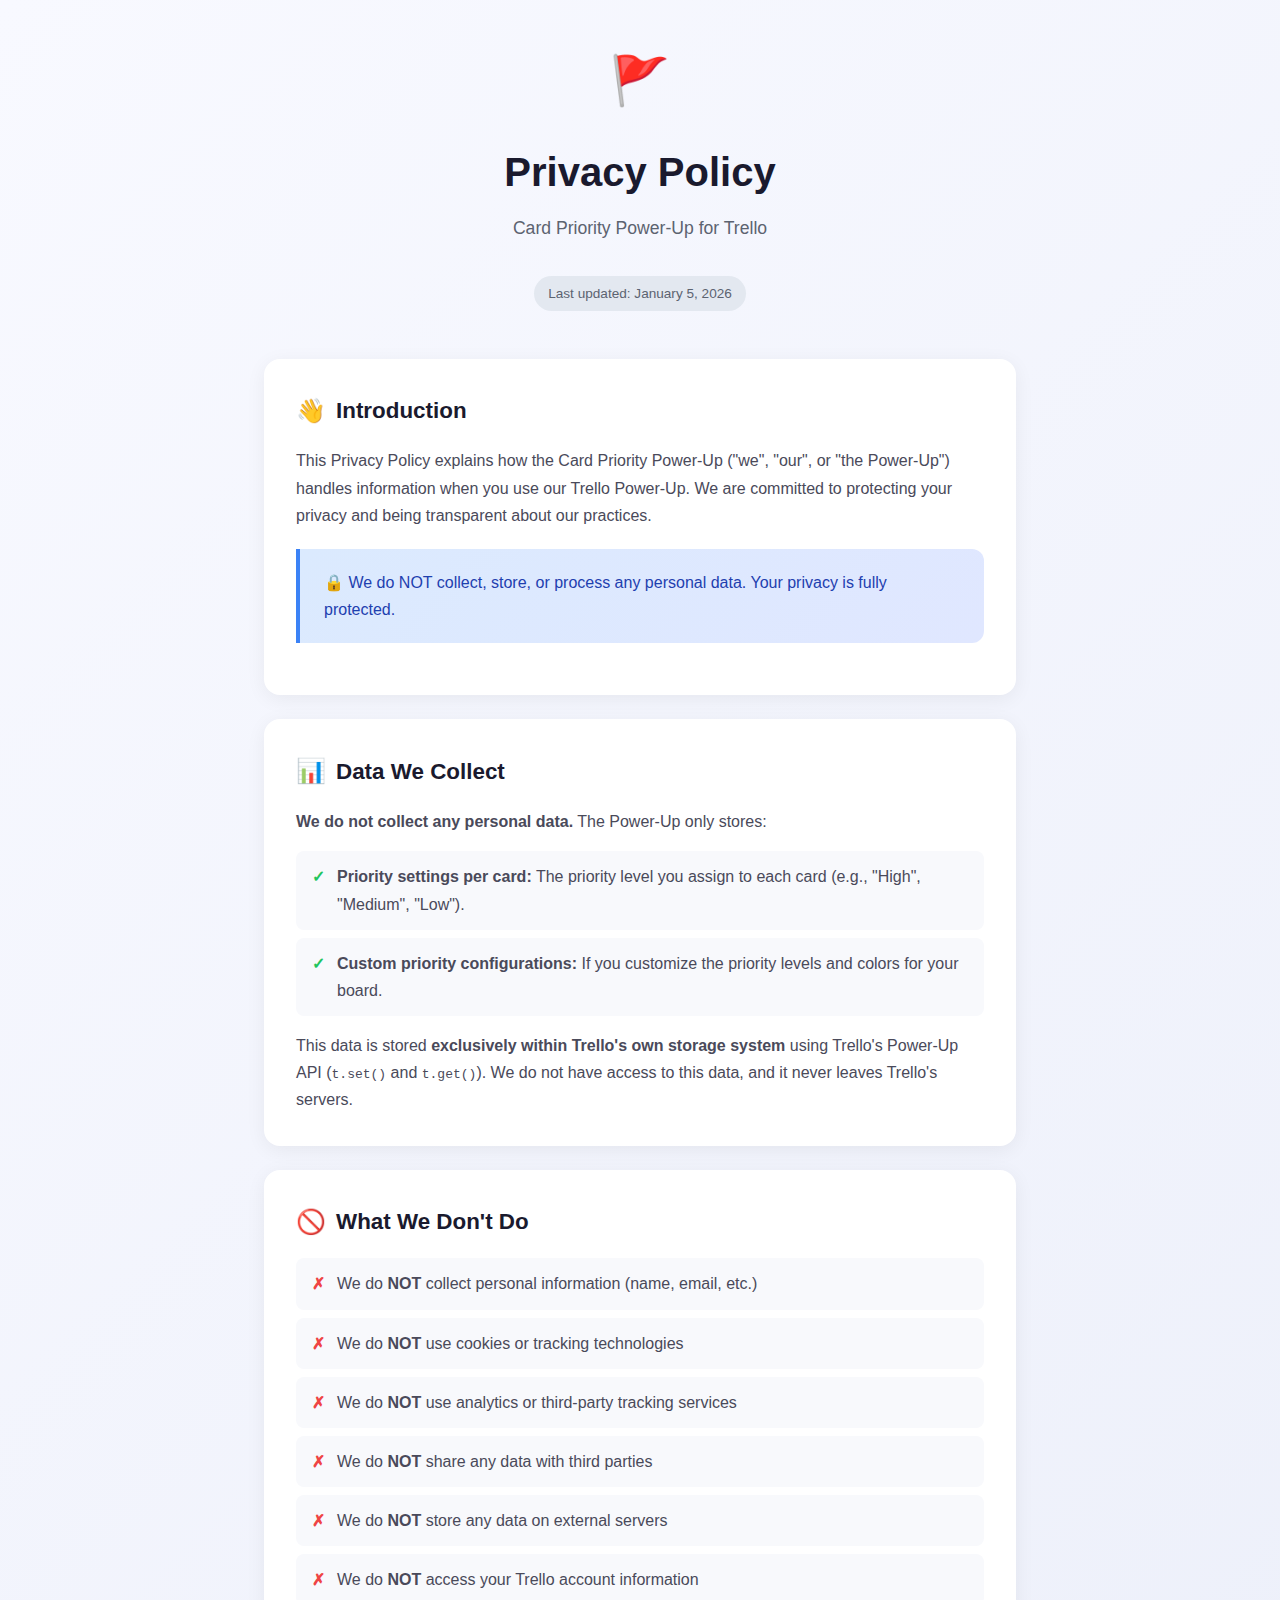
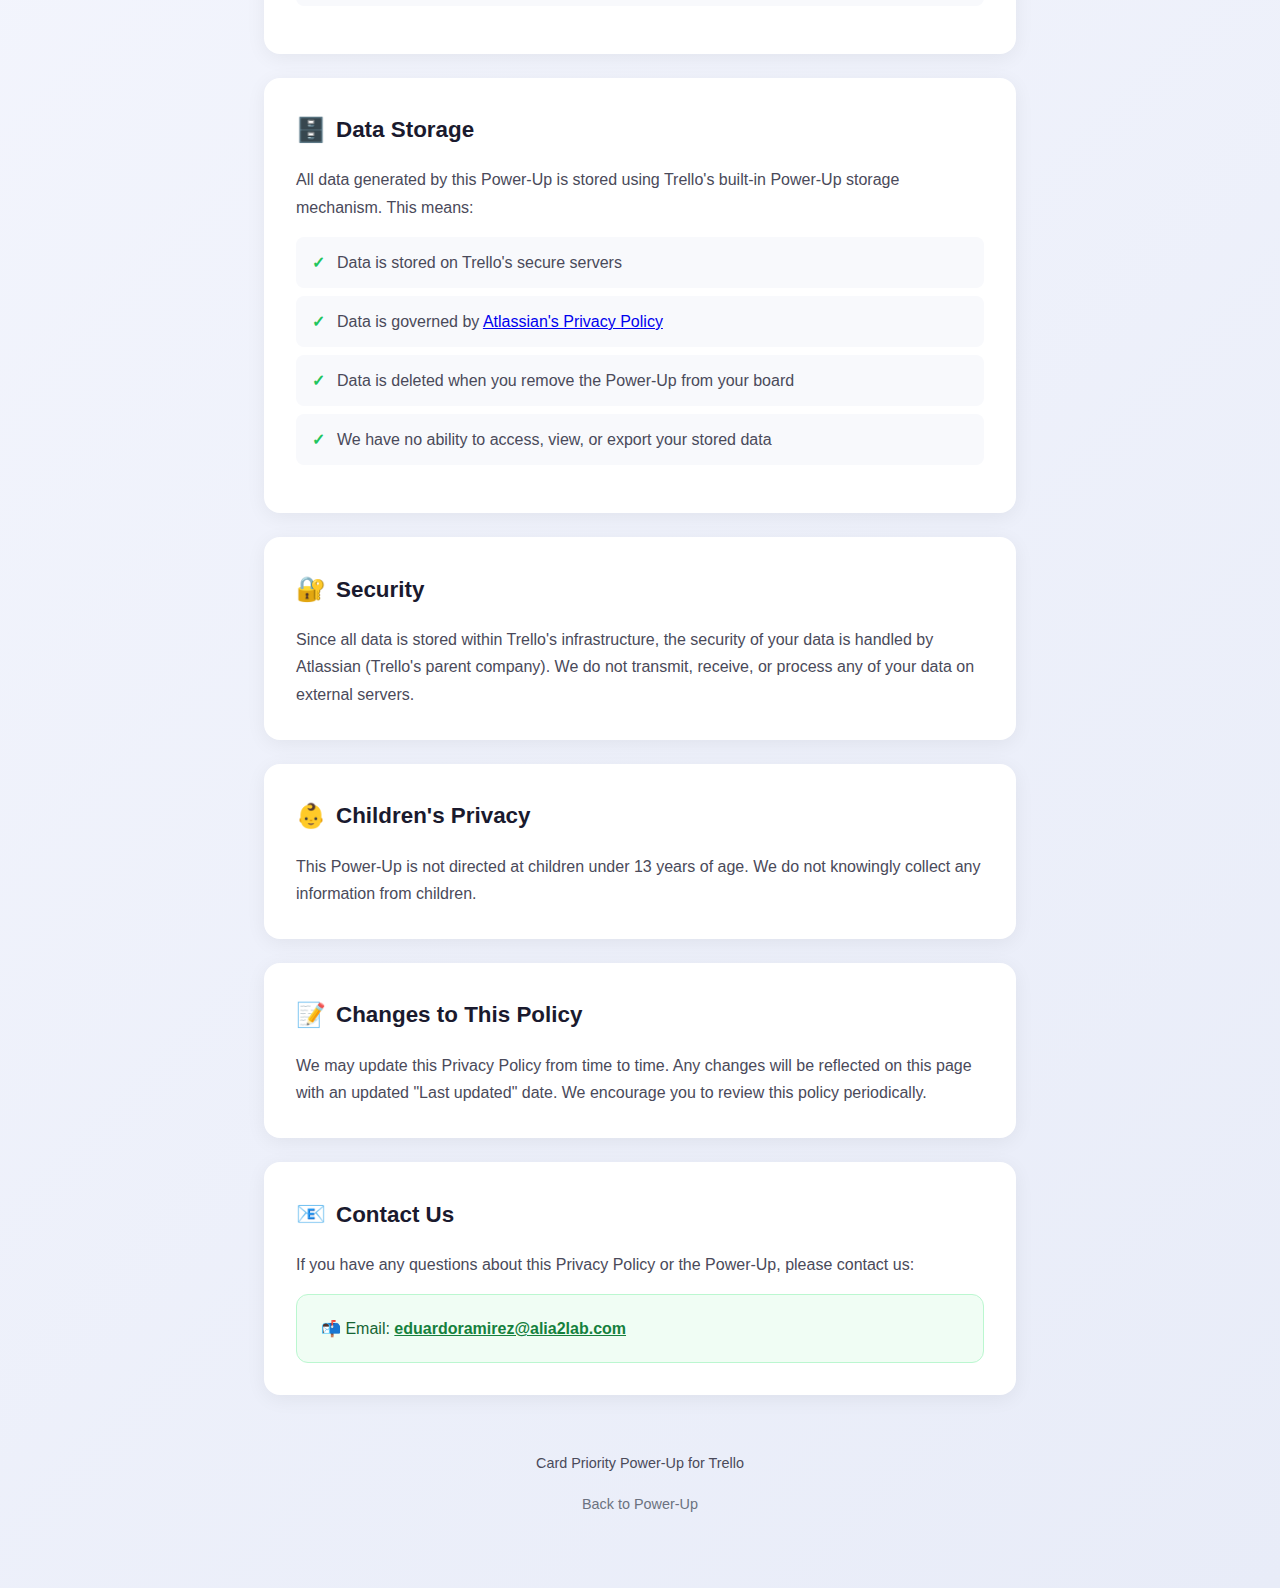
<file: privacy.html>
<!DOCTYPE html>
<html lang="en">

<head>
    <meta charset="UTF-8">
    <meta name="viewport" content="width=device-width, initial-scale=1.0">
    <title>Privacy Policy - Card Priority Power-Up for Trello</title>
    <style>
        * {
            box-sizing: border-box;
            margin: 0;
            padding: 0;
        }

        body {
            font-family: -apple-system, BlinkMacSystemFont, 'Segoe UI', Roboto, Oxygen, Ubuntu, sans-serif;
            line-height: 1.7;
            color: #1a1a2e;
            background: linear-gradient(135deg, #f8f9ff 0%, #e8ecf8 100%);
            min-height: 100vh;
        }

        .container {
            max-width: 800px;
            margin: 0 auto;
            padding: 40px 24px;
        }

        header {
            text-align: center;
            margin-bottom: 48px;
        }

        .logo {
            font-size: 48px;
            margin-bottom: 16px;
        }

        h1 {
            font-size: 2.5rem;
            font-weight: 700;
            color: #1a1a2e;
            margin-bottom: 8px;
        }

        .subtitle {
            color: #5c6370;
            font-size: 1.1rem;
        }

        .last-updated {
            display: inline-block;
            background: #e3e8f0;
            padding: 6px 14px;
            border-radius: 20px;
            font-size: 0.85rem;
            color: #5c6370;
            margin-top: 16px;
        }

        .card {
            background: white;
            border-radius: 16px;
            padding: 32px;
            margin-bottom: 24px;
            box-shadow: 0 4px 20px rgba(0, 0, 0, 0.06);
        }

        h2 {
            font-size: 1.4rem;
            color: #1a1a2e;
            margin-bottom: 16px;
            display: flex;
            align-items: center;
            gap: 10px;
        }

        h2 .icon {
            font-size: 1.5rem;
        }

        p {
            color: #4a4a5a;
            margin-bottom: 16px;
        }

        p:last-child {
            margin-bottom: 0;
        }

        ul {
            list-style: none;
            padding: 0;
            margin: 16px 0;
        }

        li {
            padding: 12px 16px;
            background: #f8f9fc;
            border-radius: 8px;
            margin-bottom: 8px;
            color: #4a4a5a;
            display: flex;
            align-items: flex-start;
            gap: 12px;
        }

        li:last-child {
            margin-bottom: 0;
        }

        li .check {
            color: #22c55e;
            font-weight: bold;
            flex-shrink: 0;
        }

        li .cross {
            color: #ef4444;
            font-weight: bold;
            flex-shrink: 0;
        }

        .highlight-box {
            background: linear-gradient(135deg, #dbeafe 0%, #e0e7ff 100%);
            border-left: 4px solid #3b82f6;
            padding: 20px 24px;
            border-radius: 0 12px 12px 0;
            margin: 20px 0;
        }

        .highlight-box p {
            color: #1e40af;
            margin: 0;
            font-weight: 500;
        }

        .contact-box {
            background: #f0fdf4;
            border: 1px solid #bbf7d0;
            border-radius: 12px;
            padding: 20px 24px;
            margin-top: 16px;
        }

        .contact-box p {
            color: #166534;
            margin: 0;
        }

        .contact-box a {
            color: #15803d;
            font-weight: 600;
        }

        footer {
            text-align: center;
            padding: 32px 0;
            color: #9ca3af;
            font-size: 0.9rem;
        }

        footer a {
            color: #6b7280;
            text-decoration: none;
        }

        footer a:hover {
            text-decoration: underline;
        }

        @media (max-width: 600px) {
            .container {
                padding: 24px 16px;
            }

            h1 {
                font-size: 1.8rem;
            }

            .card {
                padding: 24px 20px;
            }
        }
    </style>
</head>

<body>
    <div class="container">
        <header>
            <div class="logo">🚩</div>
            <h1>Privacy Policy</h1>
            <p class="subtitle">Card Priority Power-Up for Trello</p>
            <span class="last-updated">Last updated: January 5, 2026</span>
        </header>

        <div class="card">
            <h2><span class="icon">👋</span> Introduction</h2>
            <p>
                This Privacy Policy explains how the Card Priority Power-Up ("we", "our", or "the Power-Up") 
                handles information when you use our Trello Power-Up. We are committed to protecting your 
                privacy and being transparent about our practices.
            </p>
            <div class="highlight-box">
                <p>🔒 We do NOT collect, store, or process any personal data. Your privacy is fully protected.</p>
            </div>
        </div>

        <div class="card">
            <h2><span class="icon">📊</span> Data We Collect</h2>
            <p><strong>We do not collect any personal data.</strong> The Power-Up only stores:</p>
            <ul>
                <li>
                    <span class="check">✓</span>
                    <span><strong>Priority settings per card:</strong> The priority level you assign to each card (e.g., "High", "Medium", "Low").</span>
                </li>
                <li>
                    <span class="check">✓</span>
                    <span><strong>Custom priority configurations:</strong> If you customize the priority levels and colors for your board.</span>
                </li>
            </ul>
            <p>
                This data is stored <strong>exclusively within Trello's own storage system</strong> using 
                Trello's Power-Up API (<code>t.set()</code> and <code>t.get()</code>). We do not have access 
                to this data, and it never leaves Trello's servers.
            </p>
        </div>

        <div class="card">
            <h2><span class="icon">🚫</span> What We Don't Do</h2>
            <ul>
                <li>
                    <span class="cross">✗</span>
                    <span>We do <strong>NOT</strong> collect personal information (name, email, etc.)</span>
                </li>
                <li>
                    <span class="cross">✗</span>
                    <span>We do <strong>NOT</strong> use cookies or tracking technologies</span>
                </li>
                <li>
                    <span class="cross">✗</span>
                    <span>We do <strong>NOT</strong> use analytics or third-party tracking services</span>
                </li>
                <li>
                    <span class="cross">✗</span>
                    <span>We do <strong>NOT</strong> share any data with third parties</span>
                </li>
                <li>
                    <span class="cross">✗</span>
                    <span>We do <strong>NOT</strong> store any data on external servers</span>
                </li>
                <li>
                    <span class="cross">✗</span>
                    <span>We do <strong>NOT</strong> access your Trello account information</span>
                </li>
            </ul>
        </div>

        <div class="card">
            <h2><span class="icon">🗄️</span> Data Storage</h2>
            <p>
                All data generated by this Power-Up is stored using Trello's built-in Power-Up storage 
                mechanism. This means:
            </p>
            <ul>
                <li>
                    <span class="check">✓</span>
                    <span>Data is stored on Trello's secure servers</span>
                </li>
                <li>
                    <span class="check">✓</span>
                    <span>Data is governed by <a href="https://www.atlassian.com/legal/privacy-policy" target="_blank">Atlassian's Privacy Policy</a></span>
                </li>
                <li>
                    <span class="check">✓</span>
                    <span>Data is deleted when you remove the Power-Up from your board</span>
                </li>
                <li>
                    <span class="check">✓</span>
                    <span>We have no ability to access, view, or export your stored data</span>
                </li>
            </ul>
        </div>

        <div class="card">
            <h2><span class="icon">🔐</span> Security</h2>
            <p>
                Since all data is stored within Trello's infrastructure, the security of your data is 
                handled by Atlassian (Trello's parent company). We do not transmit, receive, or process 
                any of your data on external servers.
            </p>
        </div>

        <div class="card">
            <h2><span class="icon">👶</span> Children's Privacy</h2>
            <p>
                This Power-Up is not directed at children under 13 years of age. We do not knowingly 
                collect any information from children.
            </p>
        </div>

        <div class="card">
            <h2><span class="icon">📝</span> Changes to This Policy</h2>
            <p>
                We may update this Privacy Policy from time to time. Any changes will be reflected on 
                this page with an updated "Last updated" date. We encourage you to review this policy 
                periodically.
            </p>
        </div>

        <div class="card">
            <h2><span class="icon">📧</span> Contact Us</h2>
            <p>
                If you have any questions about this Privacy Policy or the Power-Up, please contact us:
            </p>
            <div class="contact-box">
                <p>📬 Email: <a href="mailto:eduardoramirez@alia2lab.com">eduardoramirez@alia2lab.com</a></p>
            </div>
        </div>

        <footer>
            <p>Card Priority Power-Up for Trello</p>
            <p style="margin-top: 8px;">
                <a href="index.html">Back to Power-Up</a>
            </p>
        </footer>
    </div>
</body>

</html>
</file>
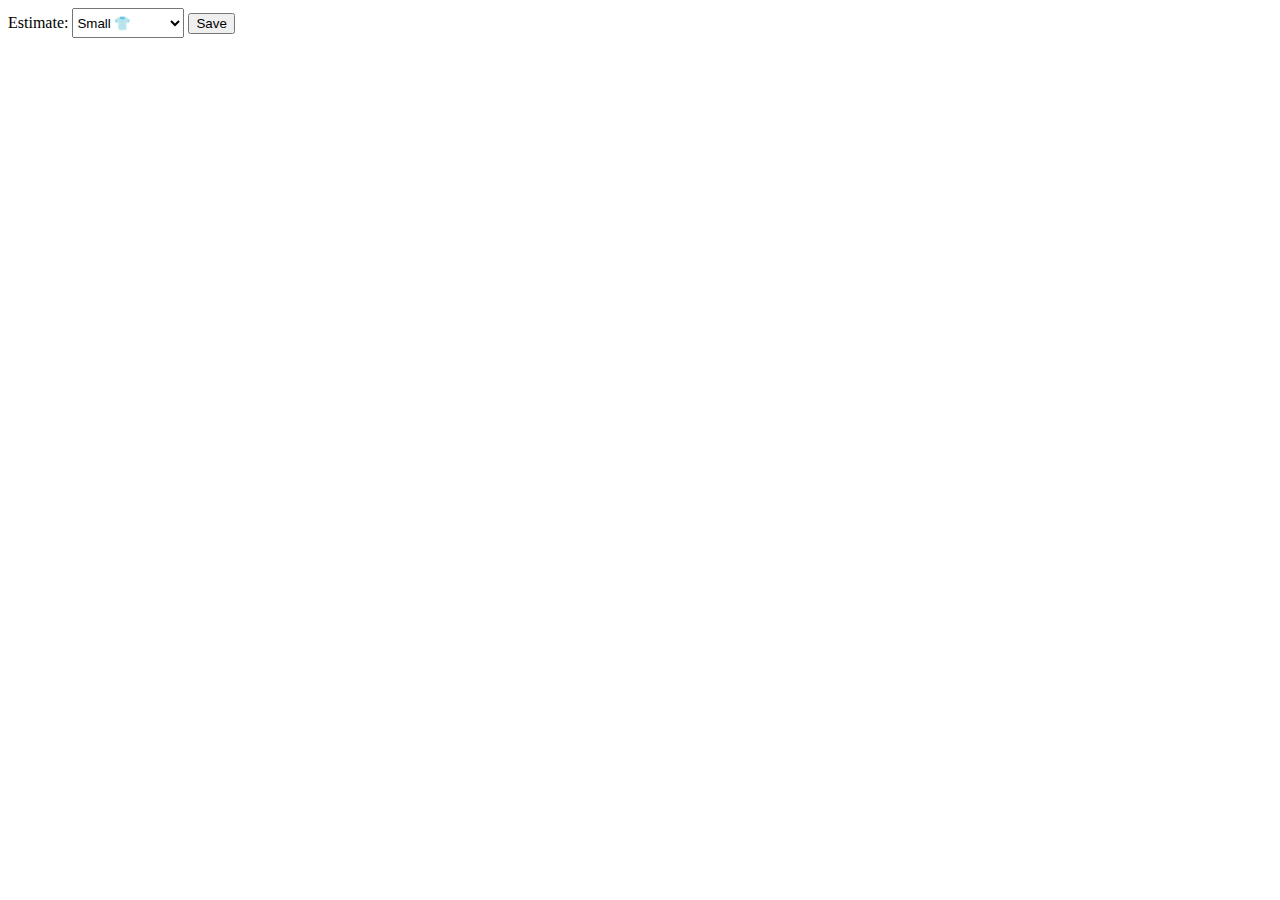
<file: selector-prioridad.html>
<html>

<head>
    <link rel="stylesheet" href="https://p.trellocdn.com/power-up.min.css" />
    <style>
        select {
            height: 30px;
        }
    </style>
    <script src="https://p.trellocdn.com/power-up.min.js"></script>
</head>

<body>
    <form id="estimate">
        <label for="estimateSize">Estimate:</label>
        <select name="size" id="estimateSize">
            <option value="small">Small 👕</option>
            <option value="medium">Medium 👚</option>
            <option value="large">Large 👔</option>
            <option value="x-large">Extra Large 👖</option>
        </select>
        <button type="submit" class="mod-primary">Save</button>
    </form>
</body>

</html>
</file>
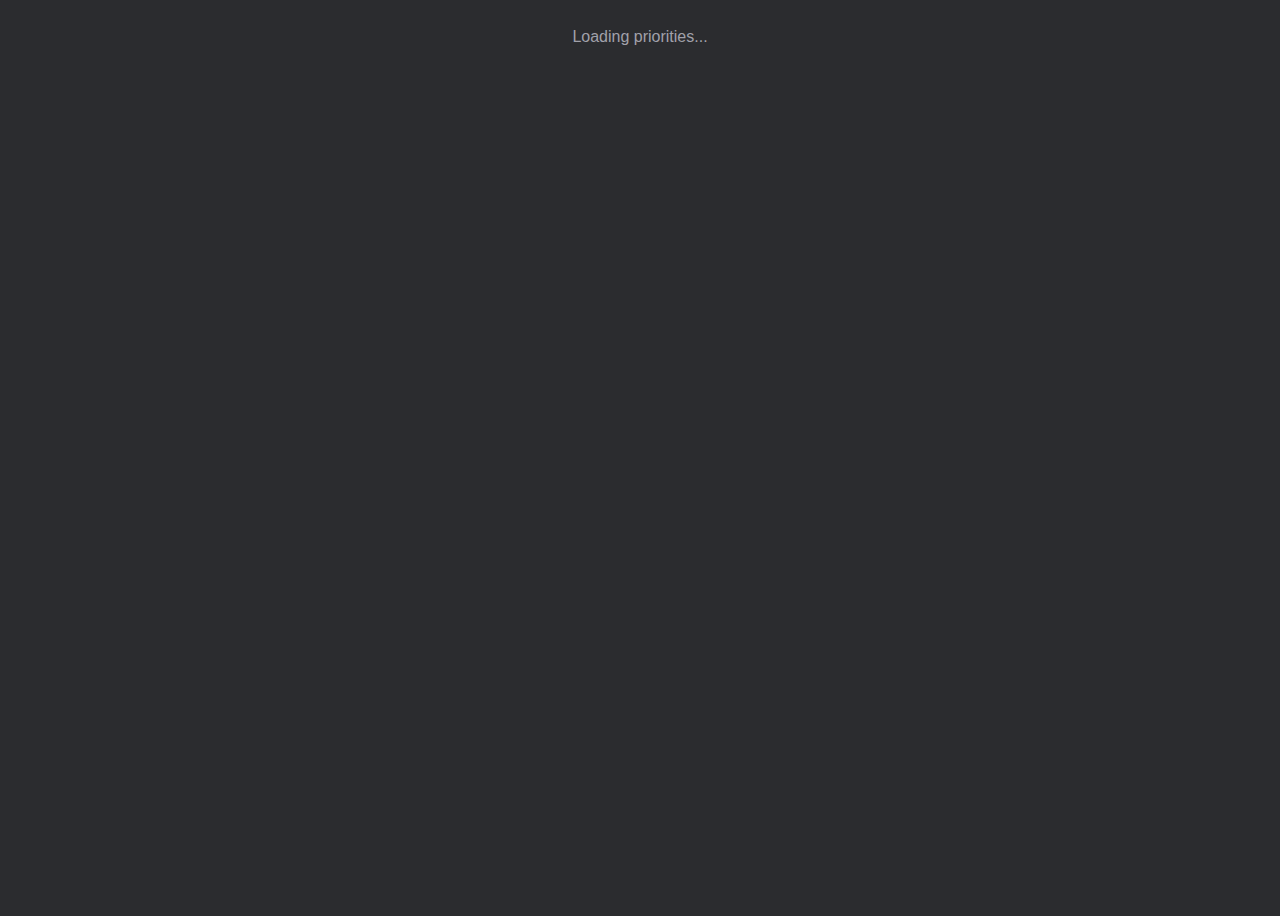
<file: views/selector-prioridad.html>
<!DOCTYPE html>
<html>

<head>
    <meta charset="utf-8">
    <style>
        html,
        body {
            margin: 0;
            padding: 0;
            height: 100%;
            overflow: hidden;
            background-color: #2b2c2f;
        }

        #button-list {
            display: flex;
            flex-direction: column;
            gap: 8px;
            padding: 8px;
            height: 100%;
        }

        .priority-btn {
            width: 100%;
            flex: 1;
            min-height: 36px;
            color: #fff !important;
            border: none;
            border-radius: 3px;
            font-size: 14px;
            font-weight: 500;
            cursor: pointer;
            transition: all 0.2s ease;
        }

        .priority-btn:last-child {
            margin-bottom: 0;
        }

        .remove-priority {
            background-color: #34373C;
        }

        .remove-priority:hover {
            background-color: #3F444B;
        }

        .loading {
            color: #a1a1aa;
            text-align: center;
            padding: 20px;
            font-family: -apple-system, BlinkMacSystemFont, 'Segoe UI', sans-serif;
        }
    </style>
    <script src="https://p.trellocdn.com/power-up.min.js"></script>
</head>

<body>
    <div id="button-list">
        <div class="loading" data-i18n-id="loading">Loading priorities...</div>
    </div>
    <script src="../js/selector.js"></script>
</body>

</html>
</file>
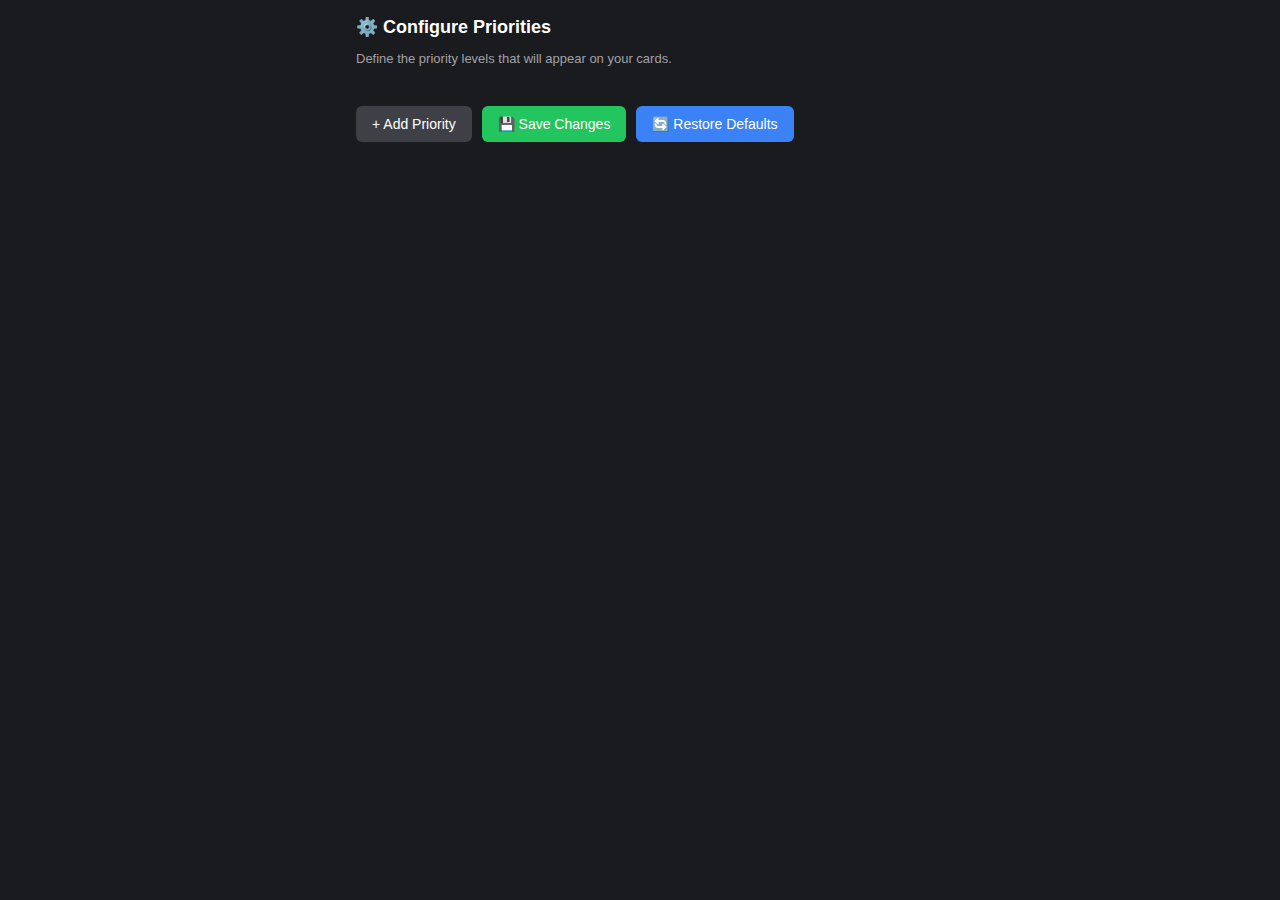
<file: views/settings.html>
<!DOCTYPE html>
<html>

<head>
    <meta charset="utf-8">
    <link rel="stylesheet" href="https://p.trellocdn.com/power-up.min.css">
    <style>
        * {
            box-sizing: border-box;
        }

        html,
        body {
            margin: 0;
            padding: 0;
            font-family: -apple-system, BlinkMacSystemFont, 'Segoe UI', 'Roboto', sans-serif;
            background: #1a1b1e;
            color: #e4e4e7;
            min-height: 100%;
        }

        .container {
            padding: 16px;
            max-width: 600px;
            margin: 0 auto;
        }

        h1 {
            font-size: 18px;
            margin: 0 0 8px 0;
            color: #fff;
        }

        .subtitle {
            font-size: 13px;
            color: #a1a1aa;
            margin-bottom: 20px;
        }

        .priorities-list {
            display: flex;
            flex-direction: column;
            gap: 10px;
            margin-bottom: 20px;
        }

        .priority-item {
            display: flex;
            align-items: center;
            gap: 10px;
            padding: 10px 12px;
            background: #27272a;
            border-radius: 8px;
            border: 1px solid #3f3f46;
        }

        .priority-item .drag-handle {
            cursor: grab;
            color: #71717a;
            font-size: 16px;
        }

        .priority-item input[type="text"] {
            flex: 1;
            padding: 8px 10px;
            border: 1px solid #3f3f46;
            border-radius: 6px;
            background: #18181b;
            color: #fff;
            font-size: 14px;
        }

        .priority-item input[type="text"]:focus {
            outline: none;
            border-color: #3b82f6;
        }

        .priority-item input[type="color"] {
            width: 40px;
            height: 36px;
            padding: 2px;
            border: none;
            border-radius: 6px;
            cursor: pointer;
            background: transparent;
        }

        .priority-item input[type="color"]::-webkit-color-swatch-wrapper {
            padding: 0;
        }

        .priority-item input[type="color"]::-webkit-color-swatch {
            border: none;
            border-radius: 4px;
        }

        .btn-remove {
            padding: 6px 10px;
            background: #dc2626;
            color: white;
            border: none;
            border-radius: 6px;
            cursor: pointer;
            font-size: 14px;
            transition: background 0.2s;
        }

        .btn-remove:hover {
            background: #b91c1c;
        }

        .actions {
            display: flex;
            gap: 10px;
            flex-wrap: wrap;
        }

        .btn {
            padding: 10px 16px;
            border: none;
            border-radius: 6px;
            font-size: 14px;
            font-weight: 500;
            cursor: pointer;
            transition: all 0.2s;
        }

        .btn-primary {
            background: #3b82f6;
            color: white;
        }

        .btn-primary:hover {
            background: #2563eb;
        }

        .btn-secondary {
            background: #3f3f46;
            color: white;
        }

        .btn-secondary:hover {
            background: #52525b;
        }

        .btn-success {
            background: #22c55e;
            color: white;
        }

        .btn-success:hover {
            background: #16a34a;
        }

        .color-preview {
            width: 24px;
            height: 24px;
            border-radius: 4px;
            flex-shrink: 0;
        }

        .badge-color-select {
            padding: 6px 10px;
            border: 1px solid #3f3f46;
            border-radius: 6px;
            background: #18181b;
            color: #fff;
            font-size: 13px;
            cursor: pointer;
        }

        .badge-color-select:focus {
            outline: none;
            border-color: #3b82f6;
        }

        .message {
            padding: 10px 14px;
            border-radius: 6px;
            margin-bottom: 16px;
            font-size: 13px;
        }

        .message.success {
            background: #14532d;
            color: #86efac;
            border: 1px solid #22c55e;
        }

        .message.error {
            background: #450a0a;
            color: #fca5a5;
            border: 1px solid #dc2626;
        }

        .empty-state {
            text-align: center;
            padding: 30px;
            color: #71717a;
        }

        .order-number {
            width: 24px;
            height: 24px;
            background: #3f3f46;
            border-radius: 50%;
            display: flex;
            align-items: center;
            justify-content: center;
            font-size: 12px;
            font-weight: 600;
            color: #a1a1aa;
            flex-shrink: 0;
        }
    </style>
</head>

<body>
    <div class="container">
        <h1>⚙️ <span data-i18n-id="settings-title">Configure Priorities</span></h1>
        <p class="subtitle" data-i18n-id="settings-subtitle">Define the priority levels that will appear on your cards.
        </p>

        <div id="message-container"></div>

        <div id="priorities-list" class="priorities-list">
            <!-- Las prioridades se cargarán dinámicamente -->
        </div>

        <div class="actions">
            <button class="btn btn-secondary" id="btn-add" data-i18n-id="btn-add">+ Add Priority</button>
            <button class="btn btn-success" id="btn-save">💾 <span data-i18n-id="btn-save">Save Changes</span></button>
            <button class="btn btn-primary" id="btn-reset">🔄 <span data-i18n-id="btn-reset">Restore
                    Defaults</span></button>
        </div>
    </div>

    <script src="https://p.trellocdn.com/power-up.min.js"></script>
    <script src="../js/settings.js"></script>
</body>

</html>
</file>
